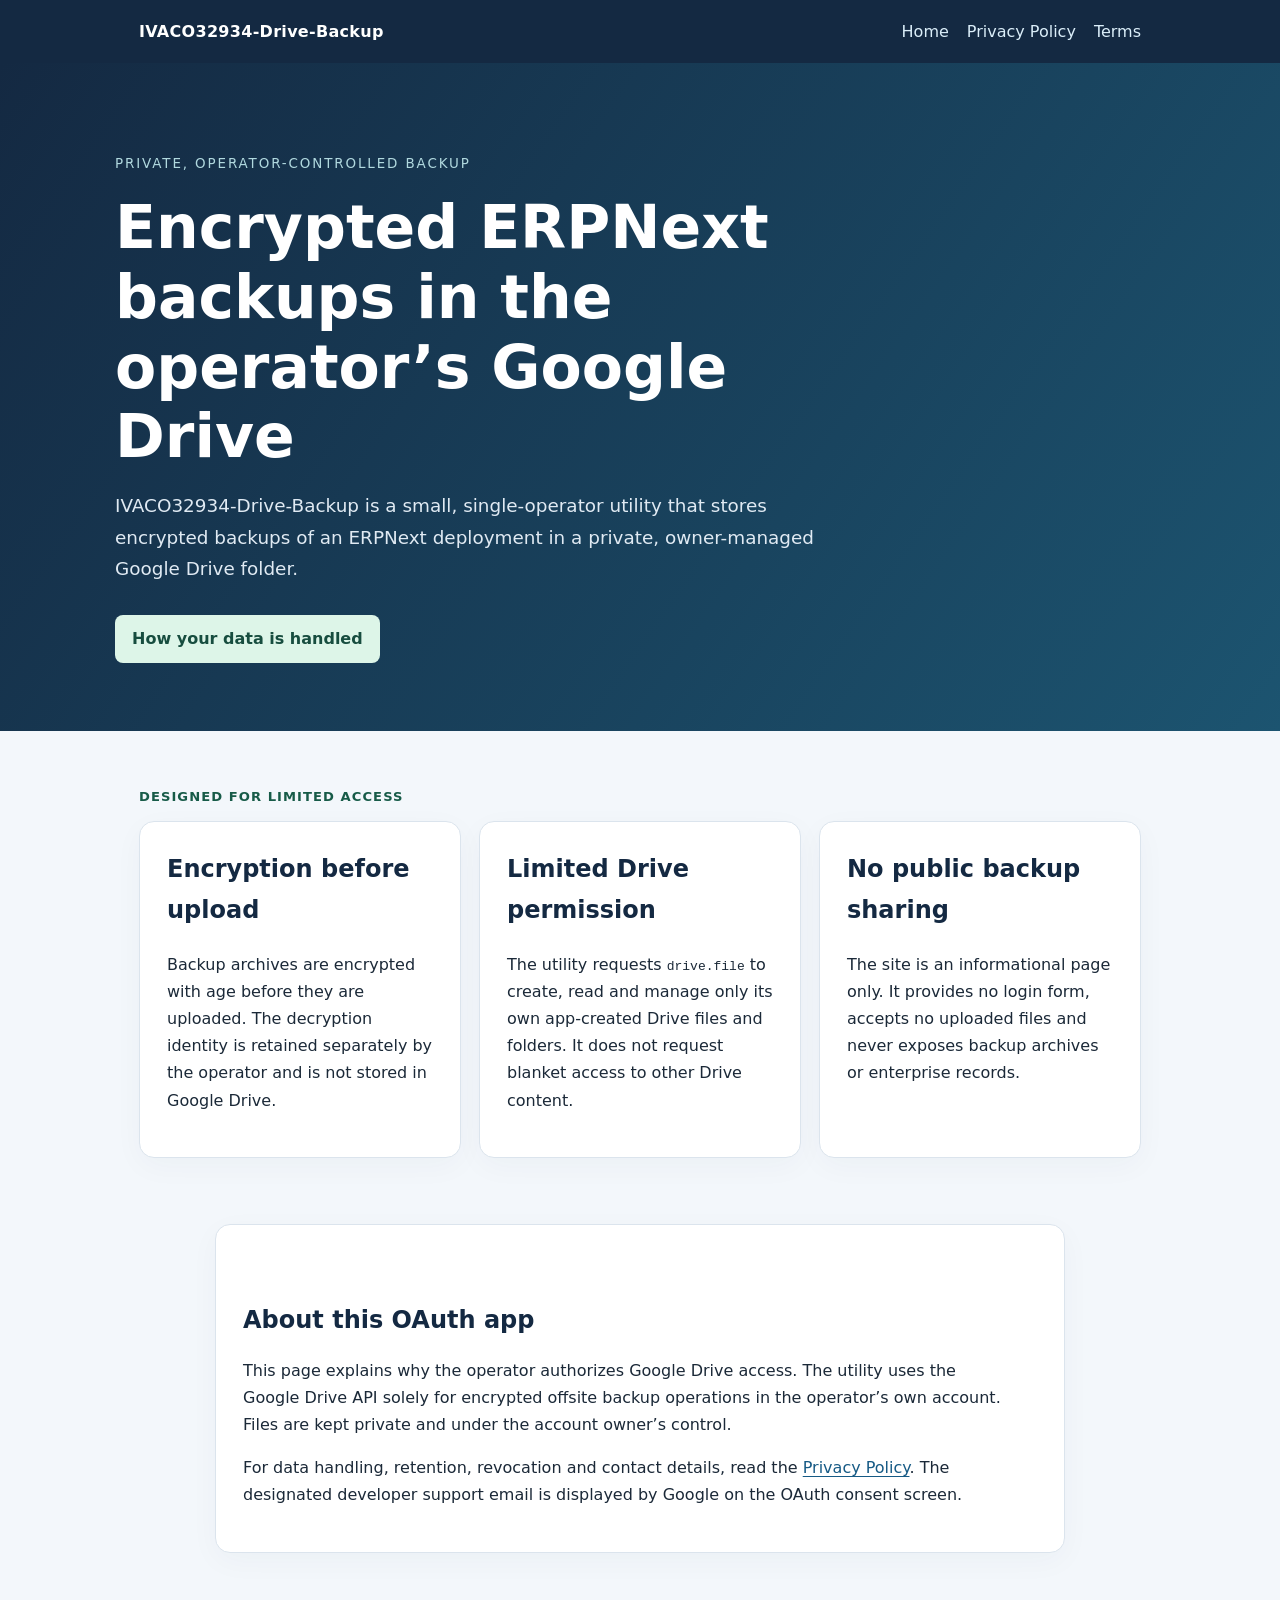
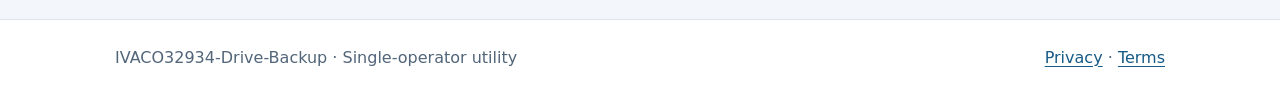
<file: index.html>
<!doctype html><html lang="en"><head><meta charset="utf-8"><meta name="viewport" content="width=device-width, initial-scale=1"><meta name="robots" content="index,follow"><meta name="description" content="Operator-owned Google Drive encrypted backup utility using limited drive.file permission."><title>Home | IVACO32934-Drive-Backup</title><link rel="stylesheet" href="./style.css"></head><body><header><nav class="nav" aria-label="Main navigation"><a class="brand" href="./index.html">IVACO32934-Drive-Backup</a><div class="links"><a href="./index.html">Home</a><a href="./privacy.html">Privacy Policy</a><a href="./terms.html">Terms</a></div></nav></header>
<main><section class="hero"><div class="hero-inner"><p class="eyebrow">Private, operator-controlled backup</p><h1>Encrypted ERPNext backups in the operator’s Google Drive</h1><p class="lead">IVACO32934-Drive-Backup is a small, single-operator utility that stores encrypted backups of an ERPNext deployment in a private, owner-managed Google Drive folder.</p><a class="button" href="./privacy.html">How your data is handled</a></div></section>
<section class="container" aria-label="Security and access"><p class="kicker">Designed for limited access</p><div class="card-grid">
<article class="card"><h2>Encryption before upload</h2><p>Backup archives are encrypted with age before they are uploaded. The decryption identity is retained separately by the operator and is not stored in Google Drive.</p></article>
<article class="card"><h2>Limited Drive permission</h2><p>The utility requests <code>drive.file</code> to create, read and manage only its own app-created Drive files and folders. It does not request blanket access to other Drive content.</p></article>
<article class="card"><h2>No public backup sharing</h2><p>The site is an informational page only. It provides no login form, accepts no uploaded files and never exposes backup archives or enterprise records.</p></article>
</div></section>
<section class="container" style="padding-top:0"><div class="paper"><h2>About this OAuth app</h2><p>This page explains why the operator authorizes Google Drive access. The utility uses the Google Drive API solely for encrypted offsite backup operations in the operator’s own account. Files are kept private and under the account owner’s control.</p><p>For data handling, retention, revocation and contact details, read the <a href="./privacy.html">Privacy Policy</a>. The designated developer support email is displayed by Google on the OAuth consent screen.</p></div></section></main><footer><div class="footer-inner"><span>IVACO32934-Drive-Backup · Single-operator utility</span><span><a href="./privacy.html">Privacy</a> · <a href="./terms.html">Terms</a></span></div></footer></body></html>
</file>
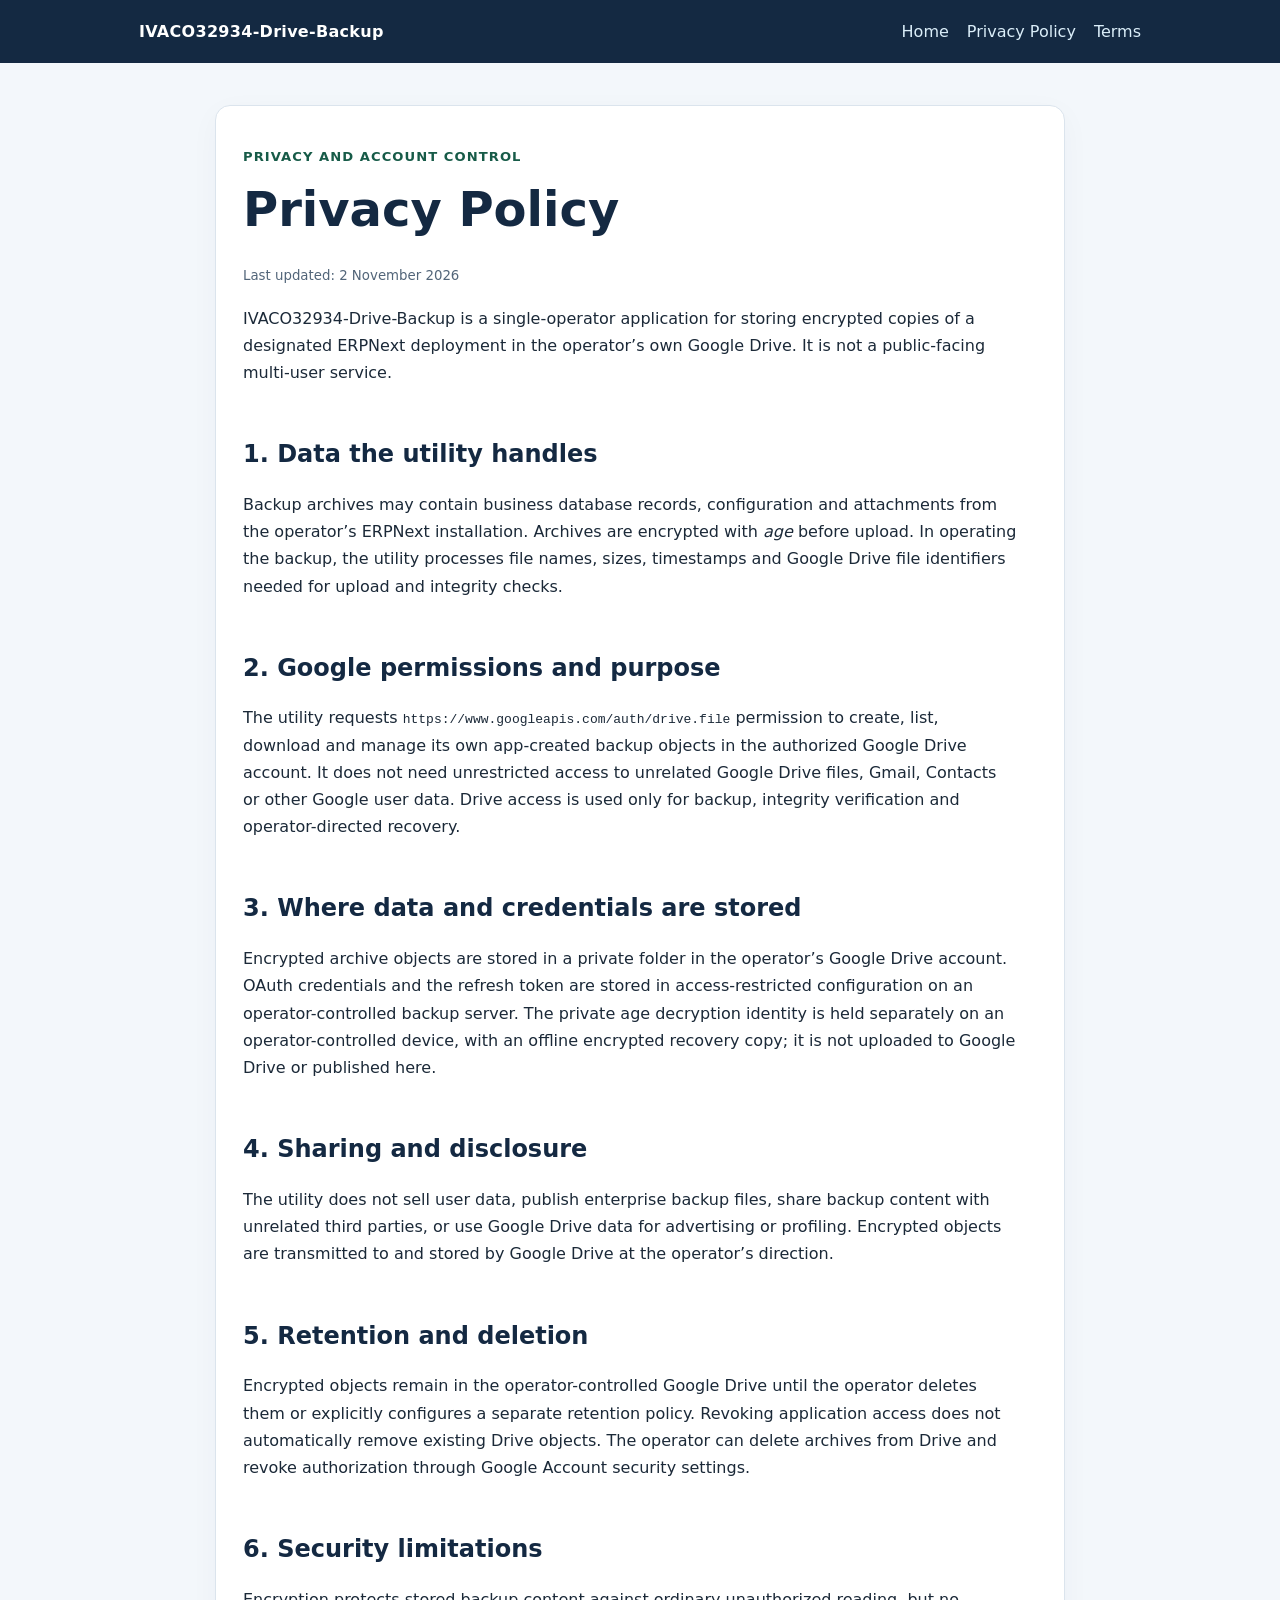
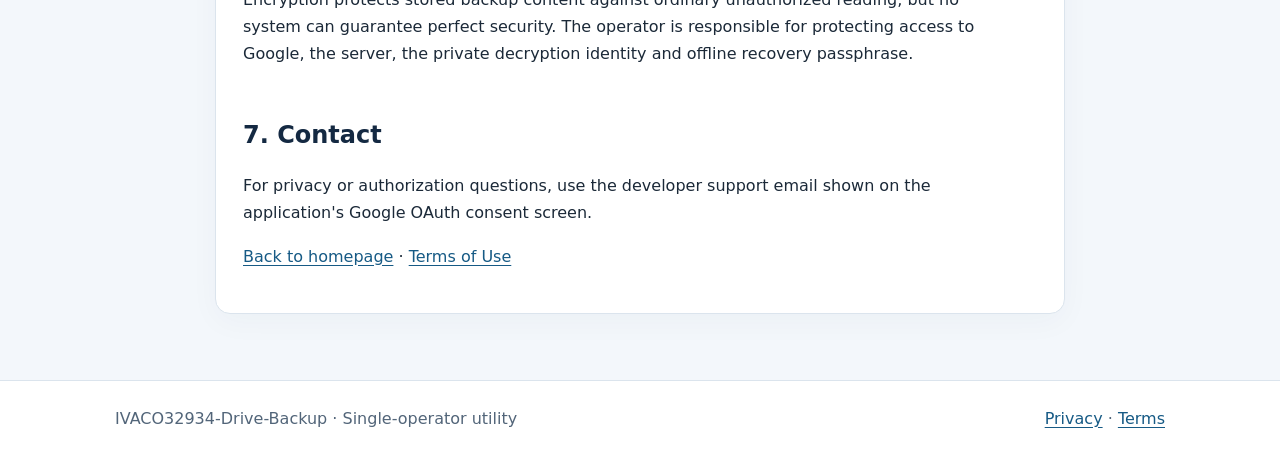
<file: privacy.html>
<!doctype html><html lang="en"><head><meta charset="utf-8"><meta name="viewport" content="width=device-width, initial-scale=1"><meta name="robots" content="index,follow"><meta name="description" content="Privacy and Google Drive data usage for IVACO32934-Drive-Backup."><title>Privacy Policy | IVACO32934-Drive-Backup</title><link rel="stylesheet" href="./style.css"></head><body><header><nav class="nav" aria-label="Main navigation"><a class="brand" href="./index.html">IVACO32934-Drive-Backup</a><div class="links"><a href="./index.html">Home</a><a href="./privacy.html">Privacy Policy</a><a href="./terms.html">Terms</a></div></nav></header><main class="container"><article class="paper"><p class="kicker">Privacy and account control</p><h1>Privacy Policy</h1><p><small>Last updated: 2 November 2026</small></p>
<p>IVACO32934-Drive-Backup is a single-operator application for storing encrypted copies of a designated ERPNext deployment in the operator’s own Google Drive. It is not a public-facing multi-user service.</p>
<h2>1. Data the utility handles</h2><p>Backup archives may contain business database records, configuration and attachments from the operator’s ERPNext installation. Archives are encrypted with <em>age</em> before upload. In operating the backup, the utility processes file names, sizes, timestamps and Google Drive file identifiers needed for upload and integrity checks.</p>
<h2>2. Google permissions and purpose</h2><p>The utility requests <code>https://www.googleapis.com/auth/drive.file</code> permission to create, list, download and manage its own app-created backup objects in the authorized Google Drive account. It does not need unrestricted access to unrelated Google Drive files, Gmail, Contacts or other Google user data. Drive access is used only for backup, integrity verification and operator-directed recovery.</p>
<h2>3. Where data and credentials are stored</h2><p>Encrypted archive objects are stored in a private folder in the operator’s Google Drive account. OAuth credentials and the refresh token are stored in access-restricted configuration on an operator-controlled backup server. The private age decryption identity is held separately on an operator-controlled device, with an offline encrypted recovery copy; it is not uploaded to Google Drive or published here.</p>
<h2>4. Sharing and disclosure</h2><p>The utility does not sell user data, publish enterprise backup files, share backup content with unrelated third parties, or use Google Drive data for advertising or profiling. Encrypted objects are transmitted to and stored by Google Drive at the operator’s direction.</p>
<h2>5. Retention and deletion</h2><p>Encrypted objects remain in the operator-controlled Google Drive until the operator deletes them or explicitly configures a separate retention policy. Revoking application access does not automatically remove existing Drive objects. The operator can delete archives from Drive and revoke authorization through Google Account security settings.</p>
<h2>6. Security limitations</h2><p>Encryption protects stored backup content against ordinary unauthorized reading, but no system can guarantee perfect security. The operator is responsible for protecting access to Google, the server, the private decryption identity and offline recovery passphrase.</p>
<h2>7. Contact</h2><p>For privacy or authorization questions, use the developer support email shown on the application's Google OAuth consent screen.</p>
<p><a href="./index.html">Back to homepage</a> · <a href="./terms.html">Terms of Use</a></p></article></main><footer><div class="footer-inner"><span>IVACO32934-Drive-Backup · Single-operator utility</span><span><a href="./privacy.html">Privacy</a> · <a href="./terms.html">Terms</a></span></div></footer></body></html>
</file>
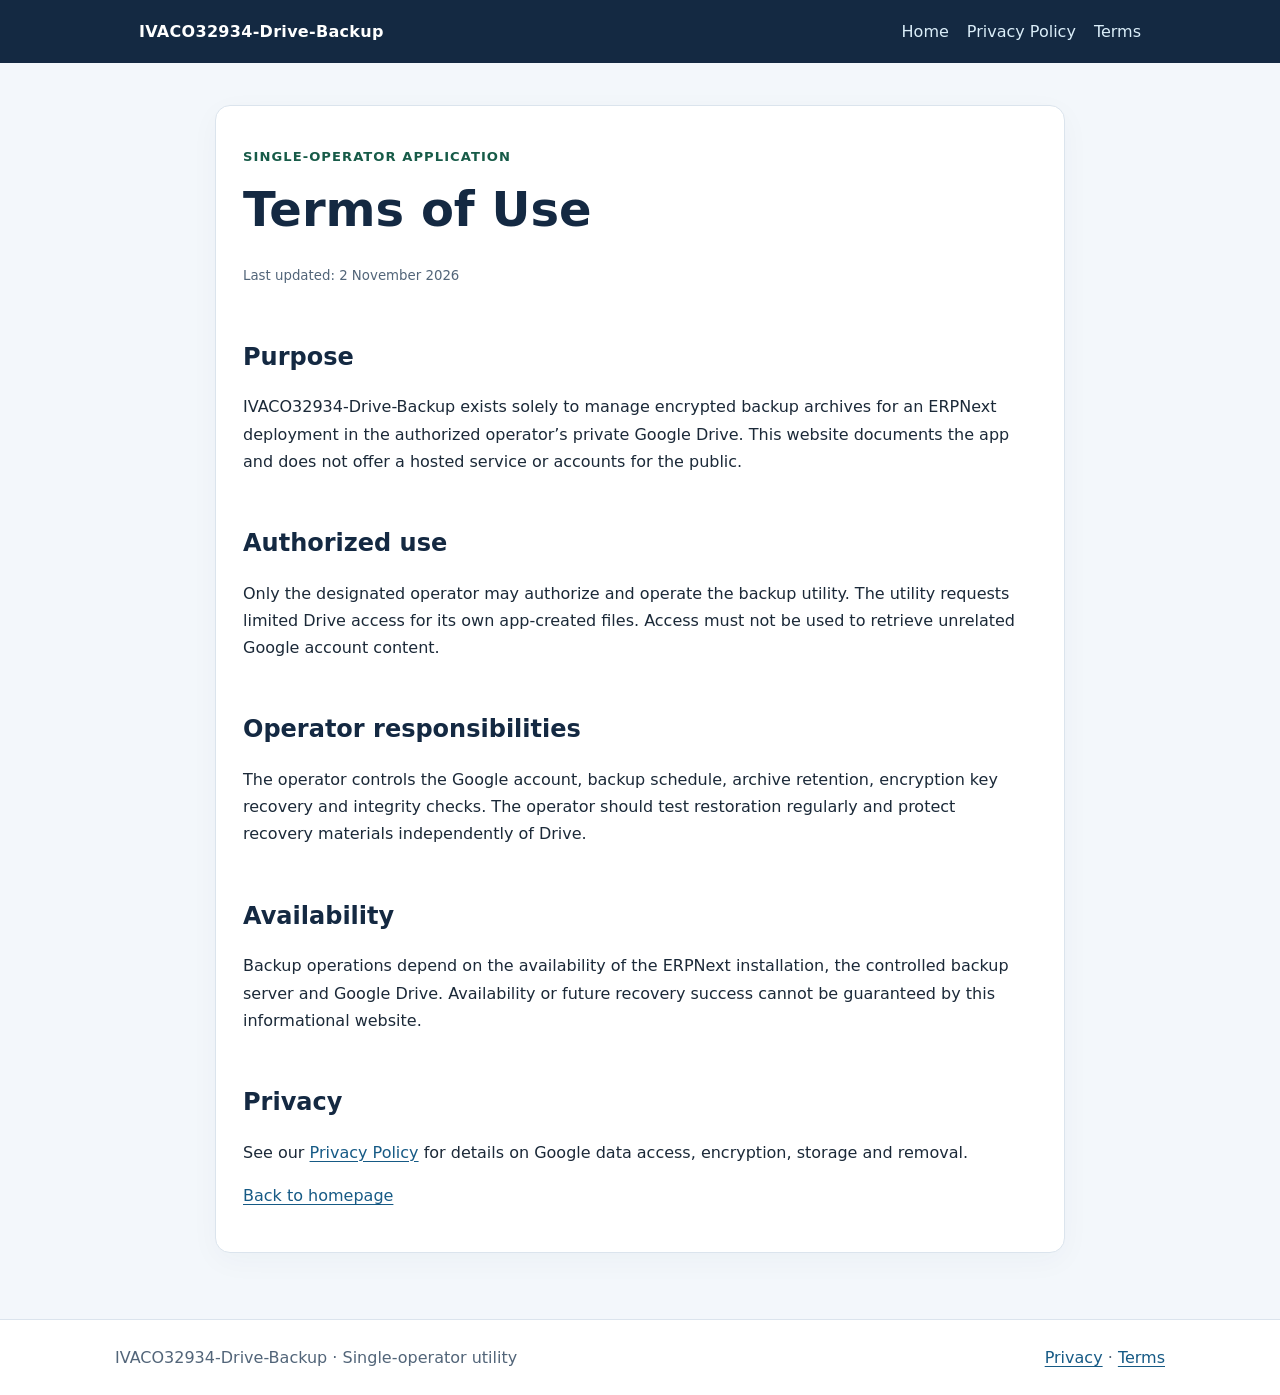
<file: terms.html>
<!doctype html><html lang="en"><head><meta charset="utf-8"><meta name="viewport" content="width=device-width, initial-scale=1"><meta name="robots" content="index,follow"><meta name="description" content="Single-operator usage terms for IVACO32934-Drive-Backup."><title>Terms of Use | IVACO32934-Drive-Backup</title><link rel="stylesheet" href="./style.css"></head><body><header><nav class="nav" aria-label="Main navigation"><a class="brand" href="./index.html">IVACO32934-Drive-Backup</a><div class="links"><a href="./index.html">Home</a><a href="./privacy.html">Privacy Policy</a><a href="./terms.html">Terms</a></div></nav></header><main class="container"><article class="paper"><p class="kicker">Single-operator application</p><h1>Terms of Use</h1><p><small>Last updated: 2 November 2026</small></p>
<h2>Purpose</h2><p>IVACO32934-Drive-Backup exists solely to manage encrypted backup archives for an ERPNext deployment in the authorized operator’s private Google Drive. This website documents the app and does not offer a hosted service or accounts for the public.</p>
<h2>Authorized use</h2><p>Only the designated operator may authorize and operate the backup utility. The utility requests limited Drive access for its own app-created files. Access must not be used to retrieve unrelated Google account content.</p>
<h2>Operator responsibilities</h2><p>The operator controls the Google account, backup schedule, archive retention, encryption key recovery and integrity checks. The operator should test restoration regularly and protect recovery materials independently of Drive.</p>
<h2>Availability</h2><p>Backup operations depend on the availability of the ERPNext installation, the controlled backup server and Google Drive. Availability or future recovery success cannot be guaranteed by this informational website.</p>
<h2>Privacy</h2><p>See our <a href="./privacy.html">Privacy Policy</a> for details on Google data access, encryption, storage and removal.</p><p><a href="./index.html">Back to homepage</a></p></article></main><footer><div class="footer-inner"><span>IVACO32934-Drive-Backup · Single-operator utility</span><span><a href="./privacy.html">Privacy</a> · <a href="./terms.html">Terms</a></span></div></footer></body></html>
</file>
<file: style.css>
:root{color-scheme:light;--ink:#1b2938;--muted:#526579;--navy:#142942;--blue:#165a85;--mint:#e7f5ef;--line:#dbe4ed;--bg:#f3f7fb}
*{box-sizing:border-box}
html{font-family:system-ui,-apple-system,"Segoe UI",Roboto,Arial,sans-serif;scroll-behavior:smooth}
body{margin:0;background:var(--bg);color:var(--ink);line-height:1.7}
a{color:var(--blue);text-underline-offset:3px}
a:hover{color:#0b395c}
header{background:var(--navy);color:#fff}
.nav{max-width:1050px;margin:auto;padding:18px 24px;display:flex;align-items:center;justify-content:space-between;gap:20px;flex-wrap:wrap}
.brand{font-weight:750;letter-spacing:.3px;color:white;text-decoration:none}
.links{display:flex;gap:18px;flex-wrap:wrap}
.links a{color:#dbeef9;text-decoration:none}
.links a:hover{text-decoration:underline}
.hero{padding:76px 24px 68px;background:linear-gradient(125deg,#142942,#1c5470);color:white}
.hero-inner{max-width:1050px;margin:auto}
.eyebrow{font-size:.84rem;letter-spacing:.14em;text-transform:uppercase;color:#b1d9df}
h1{font-size:clamp(2.15rem,5vw,3.75rem);line-height:1.16;max-width:790px;margin:.3em 0}
.lead{font-size:1.15rem;max-width:740px;color:#e0eaf3}
.container{max-width:1050px;margin:0 auto;padding:42px 24px 66px}
.card-grid{display:grid;grid-template-columns:repeat(auto-fit,minmax(230px,1fr));gap:18px}
.card,.paper{background:white;border:1px solid var(--line);border-radius:15px;padding:27px;box-shadow:0 8px 30px rgba(21,49,83,.035)}
.card h2,.paper h2{margin-top:0;color:var(--navy)}
.kicker{color:#175b48;font-size:.82rem;letter-spacing:.08em;text-transform:uppercase;font-weight:750}
.paper{max-width:850px;margin:auto}
.paper h1{font-size:clamp(2rem,4vw,3rem);color:var(--navy);margin:.1em 0 .5em}
.paper h2{margin:2em 0 .5em}
.paper p,.paper li{max-width:76ch}
footer{border-top:1px solid var(--line);background:white;padding:24px;color:var(--muted)}
.footer-inner{max-width:1050px;margin:auto;display:flex;gap:14px;justify-content:space-between;flex-wrap:wrap}
.button{display:inline-block;background:#ddf5e8;color:#174d3f;padding:10px 17px;border-radius:8px;font-weight:700;text-decoration:none;margin-top:13px}
small{color:var(--muted)}
@media(max-width:560px){.hero{padding:50px 22px}.card,.paper{padding:22px}.container{padding:28px 16px 40px}}
</file>
